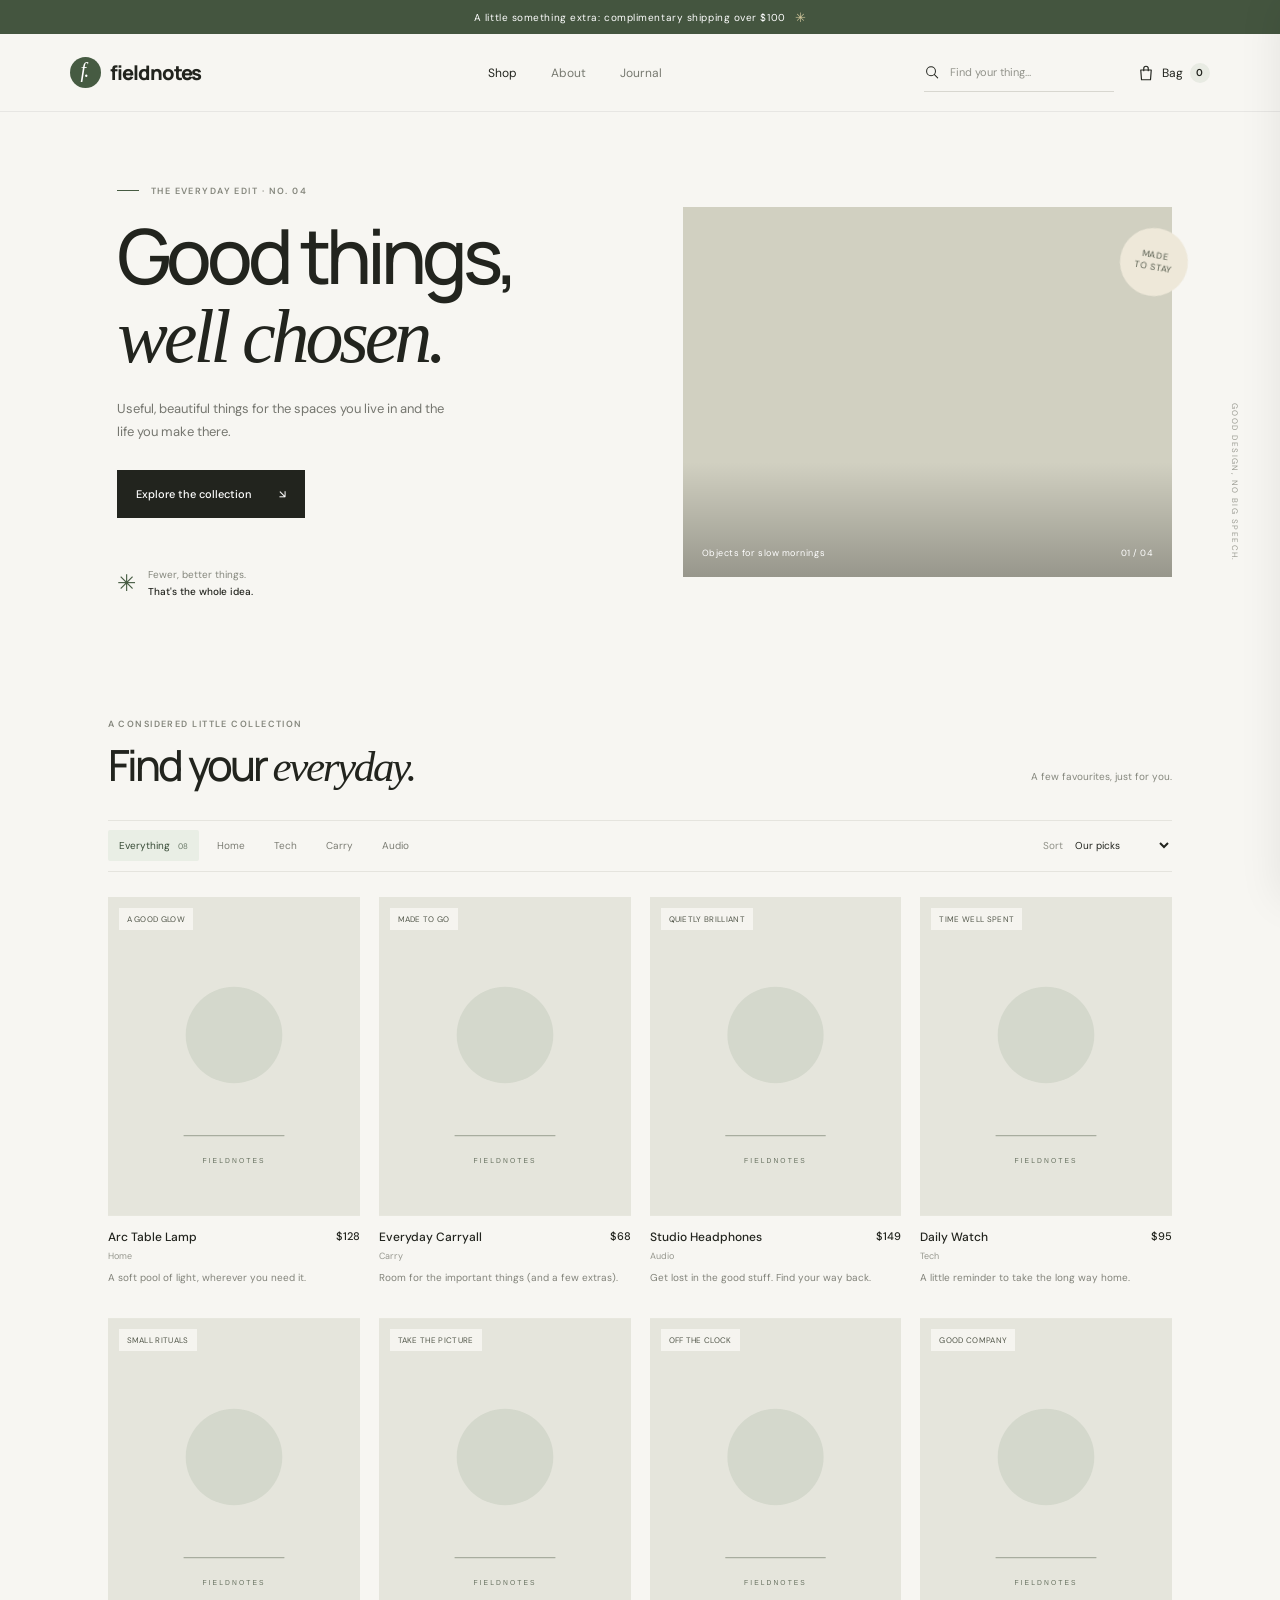
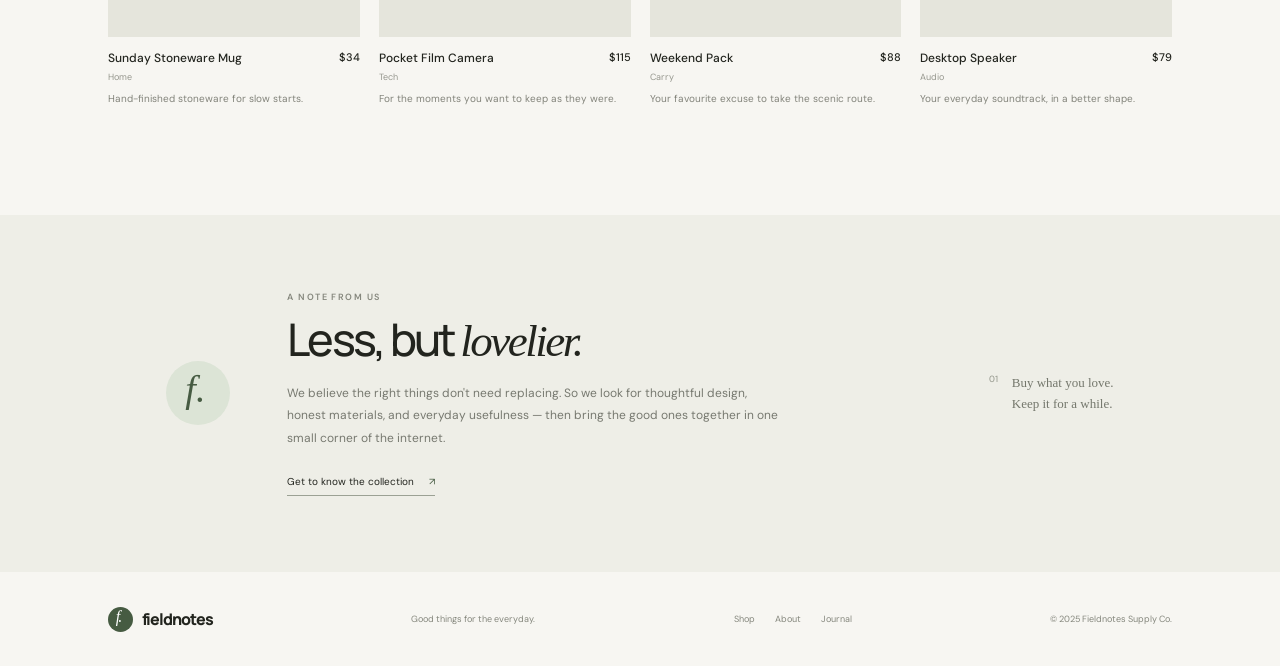
<file: index.html>
<!doctype html>
<html lang="en">
<head>
  <meta charset="utf-8">
  <meta name="viewport" content="width=device-width, initial-scale=1">
  <meta name="theme-color" content="#f7f6f2">
  <meta name="description" content="Thoughtful objects for everyday living. Discover the Fieldnotes edit.">
  <title>Fieldnotes — Good things, well chosen.</title>
  <link rel="preconnect" href="https://fonts.googleapis.com">
  <link rel="preconnect" href="https://fonts.gstatic.com" crossorigin>
  <link href="https://fonts.googleapis.com/css2?family=DM+Sans:wght@400;500;600;700&family=Manrope:wght@400;500;600;700;800&display=swap" rel="stylesheet">
  <link rel="stylesheet" href="styles.css">
  <script src="app.js" defer></script>
</head>
<body>
  <div class="announcement">A little something extra: complimentary shipping over $100 <span aria-hidden="true">✳</span></div>
  <header class="site-header">
    <a class="brand" href="index.html" aria-label="Fieldnotes home"><span class="brand-mark">f.</span><span>fieldnotes</span></a>
    <nav class="main-nav" aria-label="Main navigation"><a class="nav-link active" href="index.html#shop" aria-current="page">Shop</a><a class="nav-link" href="about.html">About</a><a class="nav-link" href="journal.html">Journal</a></nav>
    <div class="header-actions"><label class="search-box"><span class="sr-only">Search products</span><svg viewBox="0 0 24 24" aria-hidden="true"><circle cx="10.8" cy="10.8" r="6.8"></circle><path d="m16 16 5 5"></path></svg><input id="search-input" type="search" placeholder="Find your thing…" autocomplete="off"></label><button class="cart-trigger" id="cart-open" aria-label="Open shopping bag"><svg viewBox="0 0 24 24" aria-hidden="true"><path d="M5 8h14l-1 13H6L5 8Z"></path><path d="M9 9V6a3 3 0 0 1 6 0v3"></path></svg><span>Bag</span><span class="cart-count" id="cart-count">0</span></button></div>
  </header>
  <main id="top">
    <section class="hero" aria-labelledby="hero-title"><div class="hero-copy"><p class="eyebrow"><span class="eyebrow-line"></span> THE EVERYDAY EDIT · NO. 04</p><h1 id="hero-title">Good things,<br><em>well chosen.</em></h1><p class="hero-description">Useful, beautiful things for the spaces you live in and the life you make there.</p><a class="button button-dark" href="#shop">Explore the collection <span aria-hidden="true">↘</span></a><div class="hero-note"><span class="note-star">✳</span><span>Fewer, better things.<br><strong>That's the whole idea.</strong></span></div></div><div class="hero-image" role="img" aria-label="Sunlit, thoughtful living space with a warm, considered feel"><div class="hero-image-caption"><span>Objects for slow mornings</span><span>01 / 04</span></div><span class="hero-stamp">MADE<br>TO STAY</span></div><div class="hero-side-label">GOOD DESIGN, NO BIG SPEECH.</div></section>
    <section class="shop-section" id="shop"><div class="section-heading"><div><p class="eyebrow">A CONSIDERED LITTLE COLLECTION</p><h2>Find your <em>everyday.</em></h2></div><p class="results-label" id="results-label">A few favourites, just for you.</p></div><div class="shop-toolbar"><div class="category-list" id="categories" aria-label="Filter by category"><button class="category-chip active" data-category="All">Everything <span>08</span></button><button class="category-chip" data-category="Home">Home</button><button class="category-chip" data-category="Tech">Tech</button><button class="category-chip" data-category="Carry">Carry</button><button class="category-chip" data-category="Audio">Audio</button></div><label class="sort-control"><span>Sort</span><select id="sort-select" aria-label="Sort products"><option value="featured">Our picks</option><option value="price-low">Price: low to high</option><option value="price-high">Price: high to low</option><option value="name">Name: A to Z</option></select></label></div><div class="product-grid" id="product-grid" aria-live="polite"></div><div class="empty-state" id="empty-state" hidden><span class="empty-spark">✳</span><h3>Nothing on this shelf.</h3><p>Try another search or category.</p><button class="text-button" id="clear-filters">See everything <span aria-hidden="true">→</span></button></div></section>
    <section class="manifesto" id="about"><div class="manifesto-mark">f.</div><div><p class="eyebrow">A NOTE FROM US</p><h2>Less, but <em>lovelier.</em></h2><p>We believe the right things don't need replacing. So we look for thoughtful design, honest materials, and everyday usefulness — then bring the good ones together in one small corner of the internet.</p><a href="#shop" class="manifesto-link">Get to know the collection <span aria-hidden="true">↗</span></a></div><div class="manifesto-aside"><span>01</span><span>Buy what you love.<br>Keep it for a while.</span></div></section>
    <footer class="site-footer"><a class="brand footer-brand" href="#top"><span class="brand-mark">f.</span><span>fieldnotes</span></a><p>Good things for the everyday.</p><nav aria-label="Footer navigation" style="display:flex;gap:20px"><a href="index.html#shop">Shop</a><a href="about.html">About</a><a href="journal.html">Journal</a></nav><span>© 2025 Fieldnotes Supply Co.</span></footer>
  </main>
  <div class="drawer-backdrop" id="drawer-backdrop" hidden></div><aside class="cart-drawer" id="cart-drawer" aria-labelledby="cart-title" aria-hidden="true"><div class="drawer-header"><div><p class="eyebrow">YOUR GOOD THINGS</p><h2 id="cart-title">Your bag <span id="drawer-item-count">(0)</span></h2></div><button class="icon-button" id="cart-close" aria-label="Close shopping bag"><svg viewBox="0 0 24 24" aria-hidden="true"><path d="m6 6 12 12M18 6 6 18"></path></svg></button></div><div class="shipping-progress" id="shipping-progress"></div><div class="cart-items" id="cart-items"></div><div class="drawer-footer" id="drawer-footer"><div class="subtotal-row"><span>Subtotal</span><strong id="cart-subtotal">$0</strong></div><p class="tax-note">Shipping and taxes calculated at checkout.</p><button class="button button-dark checkout-button" id="checkout-open">Head to checkout <span aria-hidden="true">→</span></button><p class="secure-note">A small bag of very good decisions.</p></div></aside>
  <div class="modal-backdrop" id="checkout-backdrop" hidden><section class="checkout-modal" role="dialog" aria-modal="true" aria-labelledby="checkout-title"><button class="icon-button modal-close" id="checkout-close" aria-label="Close checkout"><svg viewBox="0 0 24 24" aria-hidden="true"><path d="m6 6 12 12M18 6 6 18"></path></svg></button><div id="checkout-content"><p class="eyebrow">THE LAST LITTLE STEP</p><h2 id="checkout-title">Make it <em>yours.</em></h2><p class="modal-intro">This is a demo checkout — no payment will be taken.</p><form id="checkout-form"><label>Your name<input name="name" autocomplete="name" required placeholder="Alex Morgan"></label><label>Email address<input name="email" type="email" autocomplete="email" required placeholder="alex@example.com"></label><label>Delivery address<input name="address" autocomplete="street-address" required placeholder="123 Anywhere Street"></label><button class="button button-dark checkout-button" type="submit">Place demo order <span aria-hidden="true">→</span></button></form></div></section></div>
  <div class="toast" id="toast" role="status" aria-live="polite"></div>
</body>
</html>
</file>
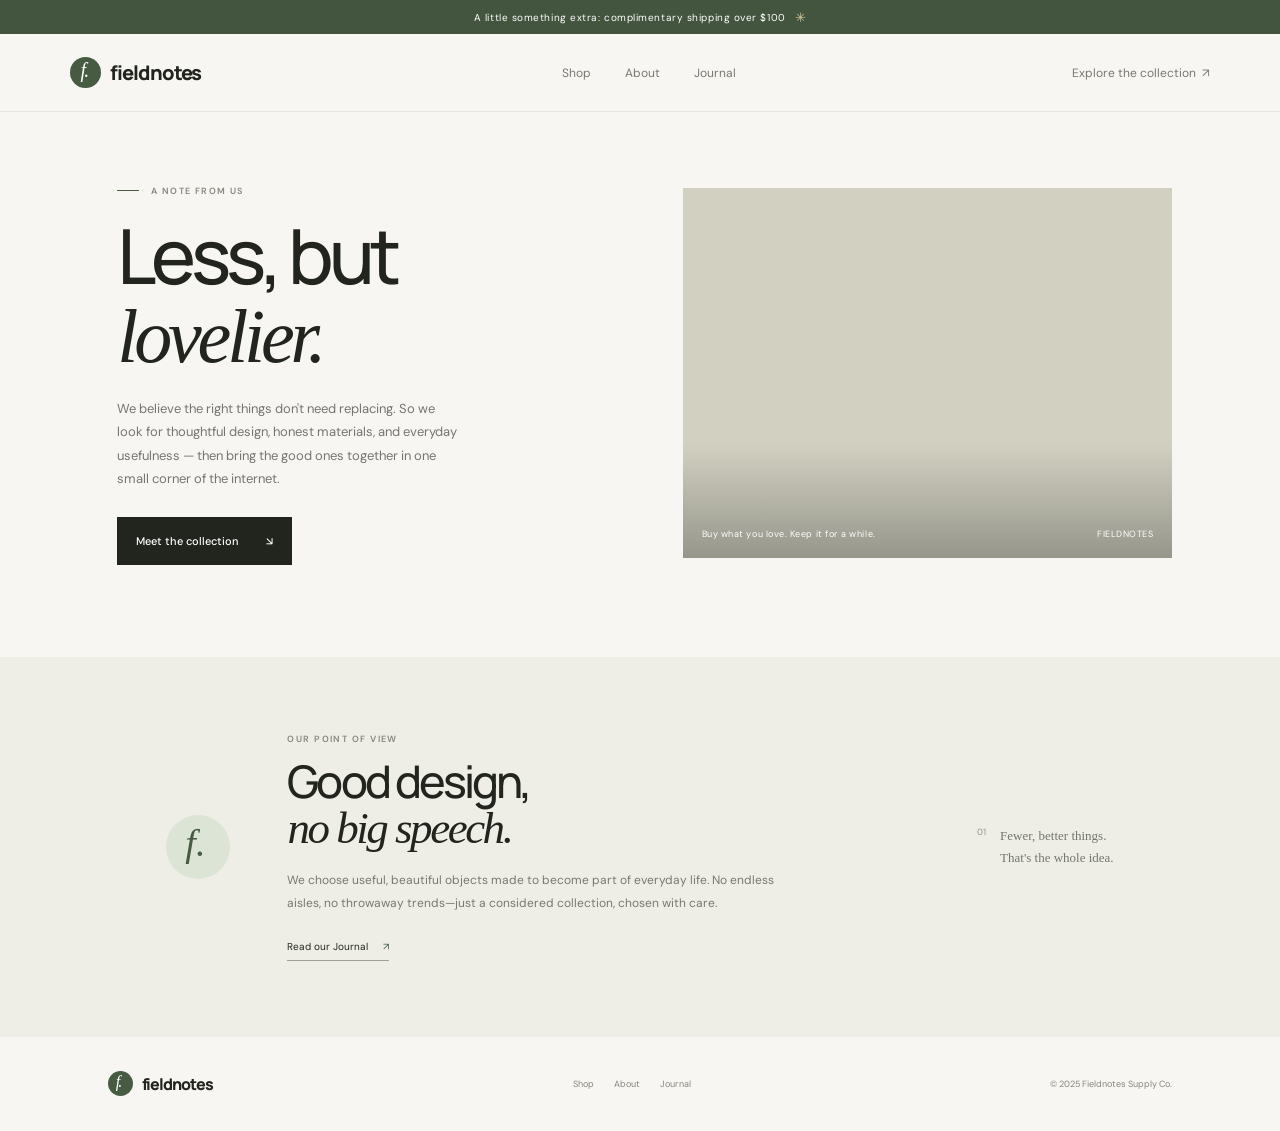
<file: about.html>
<!doctype html>
<html lang="en">
<head>
  <meta charset="utf-8">
  <meta name="viewport" content="width=device-width, initial-scale=1">
  <meta name="theme-color" content="#f7f6f2">
  <meta name="description" content="The Fieldnotes point of view: fewer, better things for everyday living.">
  <title>About — Fieldnotes</title>
  <link rel="preconnect" href="https://fonts.googleapis.com">
  <link rel="preconnect" href="https://fonts.gstatic.com" crossorigin>
  <link href="https://fonts.googleapis.com/css2?family=DM+Sans:wght@400;500;600;700&family=Manrope:wght@400;500;600;700;800&display=swap" rel="stylesheet">
  <link rel="stylesheet" href="styles.css">
</head>
<body>
  <div class="announcement">A little something extra: complimentary shipping over $100 <span aria-hidden="true">✳</span></div>
  <header class="site-header">
    <a class="brand" href="index.html" aria-label="Fieldnotes home"><span class="brand-mark">f.</span><span>fieldnotes</span></a>
    <nav class="main-nav" aria-label="Main navigation"><a class="nav-link" href="index.html#shop">Shop</a><a class="nav-link" href="about.html" aria-current="page">About</a><a class="nav-link" href="journal.html">Journal</a></nav>
    <a class="nav-link" href="index.html#shop">Explore the collection&nbsp; ↗</a>
  </header>

  <main id="top">
    <section class="hero" aria-labelledby="page-title">
      <div class="hero-copy"><p class="eyebrow"><span class="eyebrow-line"></span> A NOTE FROM US</p><h1 id="page-title">Less, but<br><em>lovelier.</em></h1><p class="hero-description">We believe the right things don't need replacing. So we look for thoughtful design, honest materials, and everyday usefulness — then bring the good ones together in one small corner of the internet.</p><a class="button button-dark" href="index.html#shop">Meet the collection <span aria-hidden="true">↘</span></a></div>
      <div class="hero-image" role="img" aria-label="A warm, considered living space"><div class="hero-image-caption"><span>Buy what you love. Keep it for a while.</span><span>FIELDNOTES</span></div></div>
    </section>
    <section class="manifesto"><div class="manifesto-mark">f.</div><div><p class="eyebrow">OUR POINT OF VIEW</p><h2>Good design,<br><em>no big speech.</em></h2><p>We choose useful, beautiful objects made to become part of everyday life. No endless aisles, no throwaway trends—just a considered collection, chosen with care.</p><a href="journal.html" class="manifesto-link">Read our Journal <span aria-hidden="true">↗</span></a></div><div class="manifesto-aside"><span>01</span><span>Fewer, better things.<br>That's the whole idea.</span></div></section>
  </main>
  <footer class="site-footer"><a class="brand footer-brand" href="index.html"><span class="brand-mark">f.</span><span>fieldnotes</span></a><nav aria-label="Footer navigation" style="display:flex;gap:20px"><a href="index.html#shop">Shop</a><a href="about.html">About</a><a href="journal.html">Journal</a></nav><span>© 2025 Fieldnotes Supply Co.</span></footer>
</body>
</html>
</file>
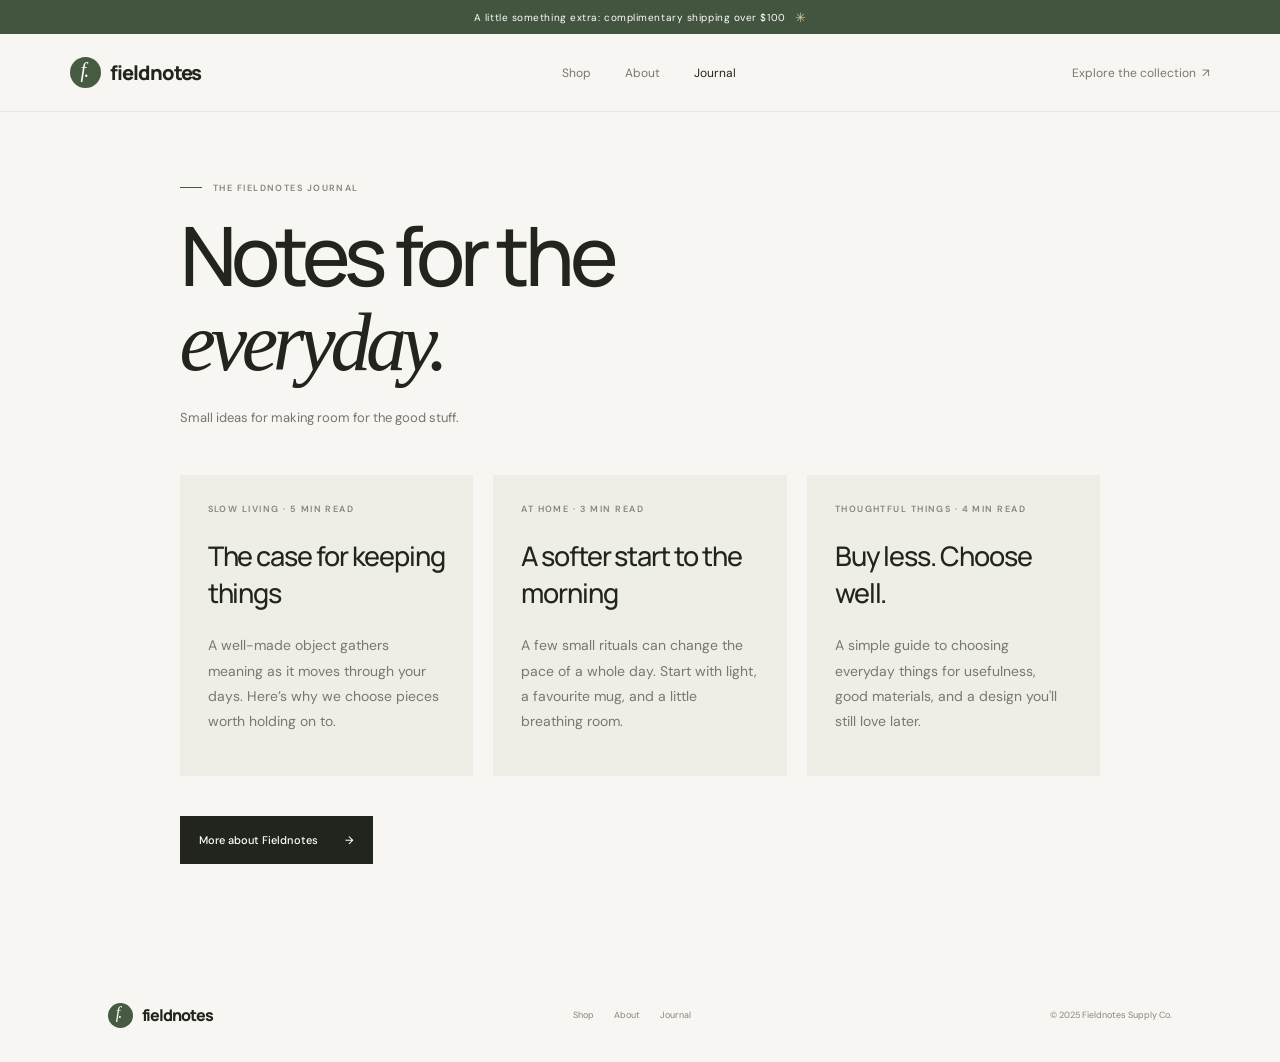
<file: journal.html>
<!doctype html>
<html lang="en">
<head>
  <meta charset="utf-8">
  <meta name="viewport" content="width=device-width, initial-scale=1">
  <meta name="theme-color" content="#f7f6f2">
  <meta name="description" content="Notes and small rituals for thoughtful everyday living.">
  <title>Journal — Fieldnotes</title>
  <link rel="preconnect" href="https://fonts.googleapis.com">
  <link rel="preconnect" href="https://fonts.gstatic.com" crossorigin>
  <link href="https://fonts.googleapis.com/css2?family=DM+Sans:wght@400;500;600;700&family=Manrope:wght@400;500;600;700;800&display=swap" rel="stylesheet">
  <link rel="stylesheet" href="styles.css">
</head>
<body>
  <div class="announcement">A little something extra: complimentary shipping over $100 <span aria-hidden="true">✳</span></div>
  <header class="site-header">
    <a class="brand" href="index.html" aria-label="Fieldnotes home"><span class="brand-mark">f.</span><span>fieldnotes</span></a>
    <nav class="main-nav" aria-label="Main navigation"><a class="nav-link" href="index.html#shop">Shop</a><a class="nav-link" href="about.html">About</a><a class="nav-link active" href="journal.html" aria-current="page">Journal</a></nav>
    <a class="nav-link" href="index.html#shop">Explore the collection&nbsp; ↗</a>
  </header>

  <main id="top" style="max-width:1100px;margin:0 auto;padding:70px 7% 90px">
    <section aria-labelledby="page-title"><p class="eyebrow"><span class="eyebrow-line"></span> THE FIELDNOTES JOURNAL</p><h1 id="page-title" style="font-family:var(--display);font-weight:500;font-size:clamp(48px,7vw,82px);line-height:1.02;letter-spacing:-.065em;margin:0">Notes for the<br><em style="font-family:var(--serif);font-weight:400">everyday.</em></h1><p class="hero-description">Small ideas for making room for the good stuff.</p></section>
    <section aria-label="Journal articles" style="display:grid;grid-template-columns:repeat(auto-fit,minmax(230px,1fr));gap:20px;margin-top:45px">
      <article style="background:#eeeee7;padding:28px;min-height:240px"><p class="eyebrow">SLOW LIVING · 5 MIN READ</p><h2 style="font-family:var(--display);font-size:27px;font-weight:500;letter-spacing:-.04em">The case for keeping things</h2><p style="color:var(--muted);line-height:1.8">A well-made object gathers meaning as it moves through your days. Here’s why we choose pieces worth holding on to.</p></article>
      <article style="background:#eeeee7;padding:28px;min-height:240px"><p class="eyebrow">AT HOME · 3 MIN READ</p><h2 style="font-family:var(--display);font-size:27px;font-weight:500;letter-spacing:-.04em">A softer start to the morning</h2><p style="color:var(--muted);line-height:1.8">A few small rituals can change the pace of a whole day. Start with light, a favourite mug, and a little breathing room.</p></article>
      <article style="background:#eeeee7;padding:28px;min-height:240px"><p class="eyebrow">THOUGHTFUL THINGS · 4 MIN READ</p><h2 style="font-family:var(--display);font-size:27px;font-weight:500;letter-spacing:-.04em">Buy less. Choose well.</h2><p style="color:var(--muted);line-height:1.8">A simple guide to choosing everyday things for usefulness, good materials, and a design you'll still love later.</p></article>
    </section>
    <p style="margin-top:40px"><a class="button button-dark" href="about.html">More about Fieldnotes <span aria-hidden="true">→</span></a></p>
  </main>
  <footer class="site-footer"><a class="brand footer-brand" href="index.html"><span class="brand-mark">f.</span><span>fieldnotes</span></a><nav aria-label="Footer navigation" style="display:flex;gap:20px"><a href="index.html#shop">Shop</a><a href="about.html">About</a><a href="journal.html">Journal</a></nav><span>© 2025 Fieldnotes Supply Co.</span></footer>
</body>
</html>
</file>
<file: styles.css>
:root{--paper:#f7f6f2;--white:#fff;--ink:#22241e;--muted:#777970;--line:#e5e4de;--green:#465b42;--soft-green:#e9eee5;--serif:Georgia,'Times New Roman',serif;--sans:'DM Sans',sans-serif;--display:'Manrope','DM Sans',sans-serif;--page:1320px}*{box-sizing:border-box}html{scroll-behavior:smooth;scroll-padding-top:92px}body{margin:0;background:var(--paper);color:var(--ink);font-family:var(--sans);font-size:14px;-webkit-font-smoothing:antialiased}button,input,select{font:inherit}button,a{-webkit-tap-highlight-color:transparent}a{color:inherit;text-decoration:none}.sr-only{position:absolute;width:1px;height:1px;padding:0;margin:-1px;overflow:hidden;clip:rect(0,0,0,0);white-space:nowrap;border:0}.announcement{height:34px;background:#44553f;color:#fff;text-align:center;display:flex;align-items:center;justify-content:center;gap:9px;font-size:10px;letter-spacing:.055em}.announcement span{color:#d3c89d;font-size:13px}.site-header{height:78px;padding:0 max(5.5vw,24px);display:flex;align-items:center;justify-content:space-between;gap:28px;background:rgba(247,246,242,.96);border-bottom:1px solid rgba(34,36,30,.07);position:sticky;top:0;z-index:5}.brand{display:inline-flex;align-items:center;gap:9px;font-family:var(--display);font-weight:800;font-size:20px;letter-spacing:-1.1px;white-space:nowrap}.brand-mark{display:grid;place-items:center;width:31px;height:31px;background:var(--green);color:white;border-radius:50%;font-family:var(--serif);font-size:20px;font-style:italic;font-weight:400;letter-spacing:-2px;padding:0 4px 4px 0}.main-nav{display:flex;align-items:center;gap:34px;margin-left:25px}.nav-link{font-size:12px;color:#777970;transition:color .2s}.nav-link:hover,.nav-link.active{color:var(--ink)}.header-actions{display:flex;align-items:center;gap:23px}.search-box{height:38px;display:flex;align-items:center;gap:9px;border-bottom:1px solid #d8d7d0;width:190px}.search-box svg,.cart-trigger svg,.icon-button svg{width:18px;height:18px;stroke:currentColor;stroke-width:1.55;fill:none;stroke-linecap:round;stroke-linejoin:round}.search-box input{border:0;outline:0;background:transparent;min-width:0;width:100%;font-size:11px;color:var(--ink)}.search-box input::placeholder{color:#92938b}.cart-trigger{border:0;background:transparent;display:flex;align-items:center;gap:7px;padding:8px 0;cursor:pointer;color:var(--ink);font-size:12px}.cart-count{min-width:20px;height:20px;border-radius:50%;background:#e8ebe3;display:grid;place-items:center;font-size:10px;font-weight:600}.hero{max-width:var(--page);margin:0 auto;padding:70px 8.4% 92px;min-height:525px;display:grid;grid-template-columns:1fr 1fr;align-items:center;gap:8%;position:relative}.hero-copy{padding:3px 0 0 2%}.eyebrow{font-size:9px;letter-spacing:.16em;font-weight:600;color:#85877d;margin:0 0 20px}.eyebrow-line{display:inline-block;width:22px;height:1px;background:var(--green);vertical-align:middle;margin:0 8px 3px 0}.hero h1,.section-heading h2,.manifesto h2,.checkout-modal h2{font-family:var(--display);font-size:clamp(49px,6vw,76px);line-height:1.02;letter-spacing:-.065em;font-weight:500;margin:0}.hero h1 em,.section-heading h2 em,.manifesto h2 em,.checkout-modal h2 em{font-family:var(--serif);font-weight:400;letter-spacing:-.055em}.hero-description{max-width:340px;color:#75766f;font-size:13px;line-height:1.8;margin:22px 0 26px}.button{border:0;min-height:48px;padding:0 19px;display:inline-flex;align-items:center;justify-content:center;gap:27px;cursor:pointer;font-size:11px;font-weight:500;transition:background .2s,transform .2s}.button:hover{transform:translateY(-1px)}.button-dark{background:var(--ink);color:#fff}.button-dark:hover{background:var(--green)}.hero-note{display:flex;align-items:center;gap:12px;margin-top:46px;font-size:10px;line-height:1.7;color:#85877d}.hero-note strong{color:var(--ink);font-weight:500}.note-star{font-size:23px;color:var(--green)}.hero-image{height:370px;position:relative;background:#d1d0c1 url('https://images.unsplash.com/photo-1600210492486-724fe5c67fb0?auto=format&fit=crop&w=1200&q=85') center 54%/cover no-repeat}.hero-image:after{content:'';position:absolute;inset:0;background:linear-gradient(180deg,transparent 69%,rgba(0,0,0,.28))}.hero-image-caption{position:absolute;bottom:18px;left:19px;right:19px;z-index:1;color:#fff;display:flex;justify-content:space-between;font-size:9px;letter-spacing:.06em}.hero-stamp{position:absolute;top:21px;right:-16px;width:68px;height:68px;border-radius:50%;display:grid;place-content:center;background:#eee8d9;color:#555b4d;text-align:center;font-size:9px;line-height:1.3;letter-spacing:.08em;z-index:1;transform:rotate(10deg)}.hero-side-label{position:absolute;right:3.1%;top:50%;writing-mode:vertical-rl;font-size:8px;letter-spacing:.18em;color:#9a9b92}.shop-section{max-width:var(--page);margin:0 auto;padding:23px 8.4% 108px}.section-heading{display:flex;align-items:flex-end;justify-content:space-between;margin-bottom:31px}.section-heading .eyebrow{margin-bottom:13px}.section-heading h2,.manifesto h2{font-size:43px}.results-label{font-size:10px;color:#85877d;margin:0 0 6px}.shop-toolbar{min-height:52px;border-top:1px solid var(--line);border-bottom:1px solid var(--line);display:flex;justify-content:space-between;align-items:center;margin-bottom:25px}.category-list{display:flex;align-items:center;gap:7px;overflow:auto;scrollbar-width:none}.category-list::-webkit-scrollbar{display:none}.category-chip{flex-shrink:0;border:0;background:transparent;border-radius:2px;padding:9px 11px;color:#7c7d74;cursor:pointer;font-size:10px;transition:all .2s}.category-chip:hover,.category-chip.active{background:var(--soft-green);color:#364a35}.category-chip span{font-size:8px;margin-left:5px;opacity:.7}.sort-control{display:flex;align-items:center;gap:8px;color:#909188;font-size:10px;white-space:nowrap}.sort-control select{border:0;background:transparent;color:var(--ink);font-size:10px;outline:none;cursor:pointer;padding:7px 0}.product-grid{display:grid;grid-template-columns:repeat(4,minmax(0,1fr));gap:33px 19px}.product-card{min-width:0;animation:appear .35s both}@keyframes appear{from{opacity:0;transform:translateY(8px)}to{opacity:1;transform:translateY(0)}}.product-visual{height:auto;aspect-ratio: .79;position:relative;overflow:hidden;background:#e8e7df}.product-visual img{height:100%;width:100%;object-fit:cover;display:block;transition:transform .45s ease}.product-card:hover .product-visual img{transform:scale(1.04)}.product-badge{position:absolute;left:11px;top:11px;padding:6px 8px;background:rgba(247,246,242,.93);color:#53584b;font-size:8px;letter-spacing:.04em}.quick-add{position:absolute;bottom:10px;left:10px;right:10px;height:38px;border:0;background:rgba(255,255,255,.94);color:#292a24;text-align:left;padding:0 12px;font-size:10px;cursor:pointer;opacity:0;transform:translateY(5px);transition:all .2s}.product-card:hover .quick-add,.quick-add:focus{opacity:1;transform:translateY(0)}.quick-add span{float:right;font-size:16px;line-height:12px}.product-meta{padding-top:13px;display:flex;align-items:flex-start;justify-content:space-between;gap:10px}.product-name{font-size:12px;font-weight:500;margin:0}.product-category{color:#96978e;font-size:9px;margin:5px 0 0}.product-price{font-size:11px;font-weight:500;white-space:nowrap}.product-description{font-size:10px;line-height:1.55;color:#82837a;margin:8px 0 0}.empty-state{text-align:center;padding:75px 12px 25px}.empty-spark{color:var(--green);font-size:25px}.empty-state h3{font-family:var(--display);font-size:24px;font-weight:500;margin:15px 0 5px}.empty-state p{font-size:12px;color:#85877d}.text-button{border:0;background:none;color:var(--green);font-size:11px;cursor:pointer;margin-top:8px}.manifesto{background:#eeeee7;min-height:355px;padding:76px max(13vw,50px);display:grid;grid-template-columns:85px minmax(280px,560px) 1fr;align-items:center;gap:36px}.manifesto-mark{width:64px;height:64px;border-radius:50%;background:#dce4d6;color:var(--green);display:grid;place-items:center;font-family:var(--serif);font-style:italic;font-size:38px;padding:0 6px 8px 0}.manifesto .eyebrow{margin-bottom:14px}.manifesto h2{font-size:45px}.manifesto p:not(.eyebrow){max-width:500px;color:#777970;font-size:12px;line-height:1.9;margin:17px 0}.manifesto-link{display:inline-block;margin-top:8px;font-size:10px;border-bottom:1px solid #9ba194;padding-bottom:7px}.manifesto-link span{margin-left:12px;color:var(--green)}.manifesto-aside{justify-self:end;display:flex;gap:14px;align-items:flex-start;color:#74776c;font-family:var(--serif);font-size:13px;line-height:1.65}.manifesto-aside span:first-child{font-family:var(--sans);font-size:9px;color:#92958a}.site-footer{max-width:var(--page);height:94px;margin:auto;padding:0 8.4%;display:flex;align-items:center;justify-content:space-between;color:#85877d;font-size:9px}.footer-brand{font-size:16px;color:var(--ink)}.footer-brand .brand-mark{width:25px;height:25px;font-size:16px}.drawer-backdrop,.modal-backdrop{position:fixed;inset:0;background:rgba(27,29,25,.4);z-index:9;opacity:0;visibility:hidden;transition:opacity .25s,visibility .25s}.drawer-backdrop:not([hidden]),.modal-backdrop:not([hidden]){display:block;opacity:1;visibility:visible}.cart-drawer{position:fixed;z-index:10;right:0;top:0;bottom:0;width:min(440px,100%);background:var(--paper);padding:29px 30px 24px;display:flex;flex-direction:column;transform:translateX(102%);transition:transform .3s ease;box-shadow:-10px 0 40px rgba(0,0,0,.08)}.cart-drawer.open{transform:translateX(0)}.drawer-header{display:flex;justify-content:space-between;align-items:center;padding-bottom:20px;border-bottom:1px solid var(--line)}.drawer-header .eyebrow{margin:0 0 7px}.drawer-header h2{font-family:var(--display);font-size:25px;letter-spacing:-.05em;margin:0;font-weight:500}.drawer-header h2 span{font-size:12px;color:#8d8e85;letter-spacing:0;font-family:var(--sans);font-weight:400}.icon-button{border:0;background:transparent;cursor:pointer;color:var(--ink);display:grid;place-items:center;width:35px;height:35px}.shipping-progress{font-size:10px;color:#777970;padding:15px 0;border-bottom:1px solid var(--line)}.shipping-progress strong{color:var(--green);font-weight:600}.progress-track{height:3px;background:#e2e2da;margin-top:10px}.progress-fill{height:100%;width:0;background:var(--green);transition:width .2s}.cart-items{overflow-y:auto;flex:1}.cart-empty{text-align:center;margin:auto;color:#83847b;font-size:12px;padding:36px 10px}.cart-empty span{display:block;font-size:30px;color:var(--green);margin-bottom:12px}.cart-line{display:grid;grid-template-columns:77px 1fr auto;gap:13px;padding:17px 0;border-bottom:1px solid var(--line)}.cart-line img{width:77px;height:92px;object-fit:cover;background:#e8e7df}.cart-line-info{display:flex;flex-direction:column;align-items:flex-start;padding:3px 0}.cart-line-info strong{font-size:11px;font-weight:500}.cart-line-info small{color:#92938b;font-size:9px;margin-top:5px}.quantity-control{display:flex;align-items:center;border:1px solid var(--line);margin-top:auto}.quantity-control button{height:24px;width:24px;border:0;background:transparent;cursor:pointer;color:#55574e}.quantity-control span{font-size:10px;min-width:15px;text-align:center}.cart-line-end{display:flex;flex-direction:column;align-items:flex-end;justify-content:space-between;padding:3px 0}.cart-line-end strong{font-size:10px;font-weight:500}.remove-item{border:0;background:transparent;text-decoration:underline;color:#92938b;font-size:9px;cursor:pointer;padding:3px 0}.drawer-footer{padding-top:17px;border-top:1px solid var(--line)}.subtotal-row{display:flex;justify-content:space-between;font-size:12px}.subtotal-row strong{font-weight:600}.tax-note,.secure-note{color:#92938b;font-size:9px}.checkout-button{width:100%;margin-top:14px;justify-content:space-between}.secure-note{text-align:center;margin:13px 0 0}.drawer-footer.disabled{opacity:.45}.modal-backdrop{z-index:12;display:grid!important;place-items:center;padding:20px}.checkout-modal{position:relative;background:var(--paper);width:min(460px,100%);padding:42px 42px 36px;box-shadow:0 25px 80px rgba(0,0,0,.18);transform:translateY(9px);transition:transform .2s}.modal-backdrop:not([hidden]) .checkout-modal{transform:translateY(0)}.modal-close{position:absolute;right:16px;top:15px}.checkout-modal .eyebrow{margin-bottom:13px}.checkout-modal h2{font-size:40px}.modal-intro{color:#82837a;font-size:11px;margin:12px 0 23px}.checkout-modal form{display:grid;gap:15px}.checkout-modal form label{display:grid;gap:7px;color:#65675e;font-size:10px}.checkout-modal input{height:42px;padding:0 11px;border:1px solid #ddddd5;background:transparent;outline:none;color:var(--ink);font-size:11px}.checkout-modal input:focus{border-color:var(--green)}.checkout-modal form .button{margin-top:5px}.order-success{text-align:center;padding:24px 0}.order-success>span{font-size:33px;color:var(--green)}.order-success h2{font-size:34px;margin:14px 0 10px}.order-success p{color:#777970;line-height:1.7;font-size:12px;margin-bottom:23px}.toast{position:fixed;bottom:22px;left:50%;z-index:20;transform:translate(-50%,15px);opacity:0;pointer-events:none;background:var(--ink);color:#fff;padding:12px 17px;font-size:11px;transition:all .2s}.toast.show{opacity:1;transform:translate(-50%,0)}body.no-scroll{overflow:hidden}button:focus-visible,a:focus-visible,input:focus-visible,select:focus-visible{outline:2px solid #667c60;outline-offset:3px}
@media(max-width:900px){.site-header{padding:0 5%;gap:14px}.main-nav{gap:17px;margin-left:0}.header-actions{gap:15px}.search-box{width:155px}.hero{padding:58px 7% 76px;gap:6%;min-height:480px}.hero-image{height:330px}.hero-side-label{right:2%}.shop-section{padding-left:7%;padding-right:7%}.product-grid{grid-template-columns:repeat(3,minmax(0,1fr));gap:30px 17px}.manifesto{padding:65px 9%;grid-template-columns:65px minmax(250px,1fr);gap:25px}.manifesto-aside{display:none}}
@media(max-width:620px){.announcement{font-size:9px;height:31px}.site-header{height:65px;padding:0 20px}.brand{font-size:18px}.brand-mark{width:28px;height:28px}.main-nav{display:none}.header-actions{gap:14px}.search-box{width:auto;border:0}.search-box input{display:none}.search-box svg{width:20px;height:20px}.cart-trigger{gap:5px}.hero{padding:47px 23px 58px;display:flex;flex-direction:column;align-items:stretch;gap:30px;min-height:unset}.hero-copy{padding:0}.hero h1{font-size:58px}.hero-description{margin:16px 0 20px;font-size:12px}.hero-note{display:none}.hero-image{height:auto;aspect-ratio:1.17}.hero-stamp{width:58px;height:58px;font-size:8px;right:11px;top:12px}.hero-side-label{display:none}.shop-section{padding:13px 20px 70px}.section-heading{align-items:flex-start;flex-direction:column;gap:8px;margin-bottom:22px}.section-heading h2,.manifesto h2{font-size:36px}.section-heading .eyebrow{margin-bottom:10px}.results-label{margin:0;font-size:9px}.shop-toolbar{align-items:center;margin-bottom:19px;gap:10px}.category-list{gap:1px}.category-chip{padding:8px 8px;font-size:9px}.category-chip span{display:none}.sort-control{gap:3px;font-size:9px}.sort-control select{max-width:86px;font-size:9px}.product-grid{grid-template-columns:repeat(2,minmax(0,1fr));gap:25px 12px}.product-visual{aspect-ratio:.75}.quick-add{opacity:1;transform:none;height:32px;left:7px;right:7px;bottom:7px;padding:0 9px;font-size:9px}.product-meta{padding-top:10px;gap:6px}.product-name{font-size:11px}.product-category{font-size:8px}.product-price{font-size:10px}.product-description{font-size:9px;margin-top:6px}.manifesto{padding:47px 24px;display:block}.manifesto-mark{width:48px;height:48px;font-size:29px;margin-bottom:25px}.manifesto .eyebrow{margin-bottom:10px}.manifesto h2{font-size:38px}.manifesto p:not(.eyebrow){font-size:11px}.site-footer{height:auto;min-height:105px;padding:20px 21px;display:grid;grid-template-columns:1fr auto;gap:11px}.site-footer p{grid-column:1;grid-row:2;margin:0}.site-footer>span{grid-column:2;grid-row:2;font-size:8px}.footer-brand{grid-column:1;grid-row:1}.cart-drawer{padding:23px 20px 19px}.checkout-modal{padding:38px 24px 27px}.checkout-modal h2{font-size:35px}}
@media(prefers-reduced-motion:reduce){*,*::before,*::after{scroll-behavior:auto!important;animation-duration:.01ms!important;transition-duration:.01ms!important}}
</file>
